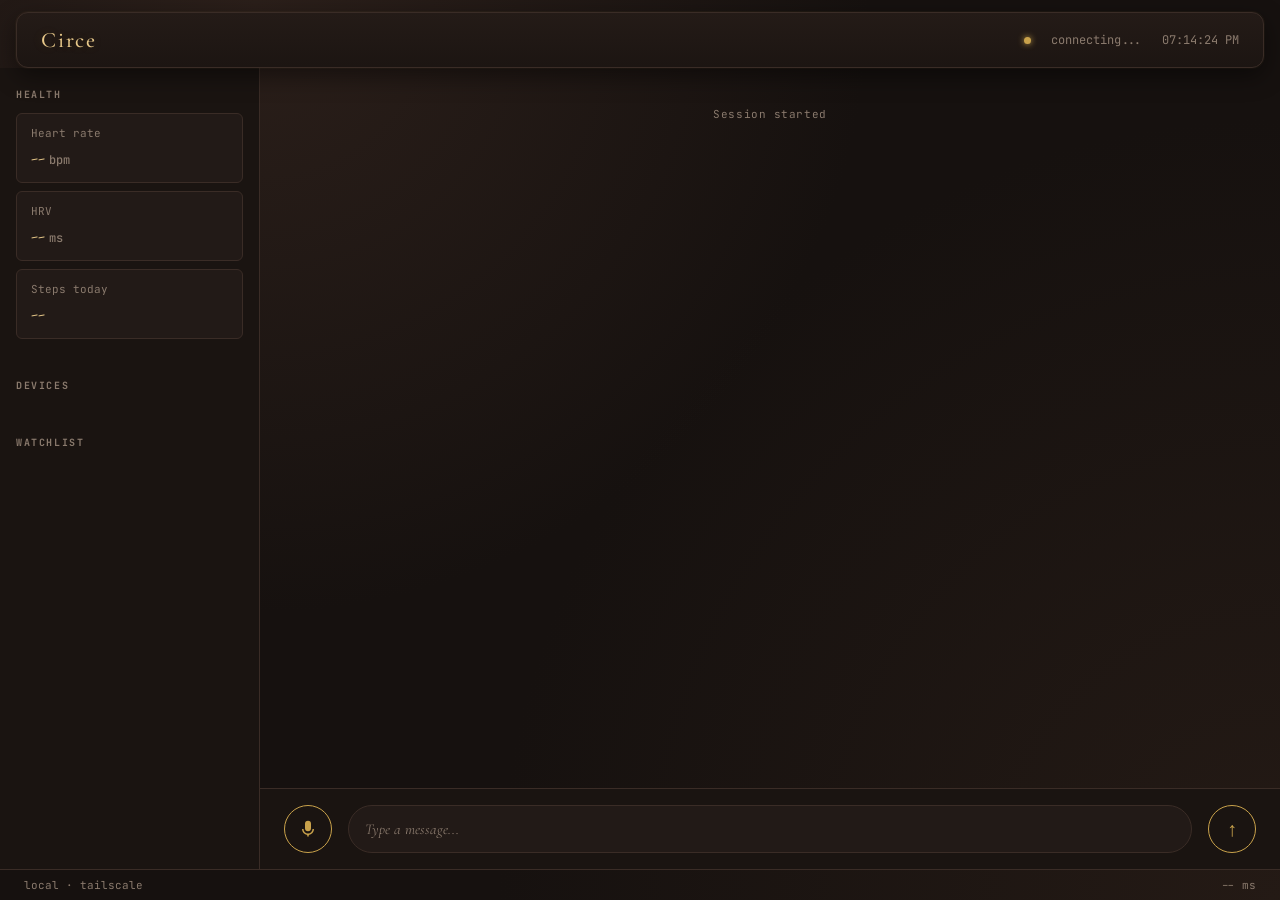
<file: dashboard/index.html>
<!doctype html>
<html lang="en">
<head>
<meta charset="UTF-8" />
<meta name="viewport" content="width=device-width, initial-scale=1.0" />
<title>Circe</title>
<link rel="preconnect" href="https://fonts.googleapis.com" />
<link
  href="https://fonts.googleapis.com/css2?family=Cormorant+Garamond:wght@500;600&family=DM+Sans:wght@400;500&family=JetBrains+Mono:wght@400;500&display=swap"
  rel="stylesheet"
/>
<link rel="stylesheet" href="/dashboard/styles.css" />
<script src="/dashboard/marked.min.js"></script>
</head>
<body>
<div id="sidebar-overlay" class="sidebar-overlay"></div>

<!-- ── Header ── -->
<header>
<button id="menu-btn" class="menu-btn" aria-label="Menu">☰</button>
<span class="logo">Circe</span>
<div class="status-bar">
<div class="status-dot" id="server-status-dot"></div>
<span id="server-status-label">connecting...</span>
<span id="current-time"></span>
</div>
</header>

<!-- ── Sidebar ── -->
<aside>
<div class="sidebar-section">
<h3>Health</h3>
<div class="metric-card">
<div class="metric-label">Heart rate</div>
<div class="metric-value" id="metric-hr">
            --<span class="metric-unit">bpm</span>
</div>
</div>
<div class="metric-card">
<div class="metric-label">HRV</div>
<div class="metric-value" id="metric-hrv">
            --<span class="metric-unit">ms</span>
</div>
</div>
<div class="metric-card">
<div class="metric-label">Steps today</div>
<div class="metric-value" id="metric-steps">--</div>
</div>
</div>

<div class="sidebar-section">
<h3>Devices</h3>
<div class="device-list" id="device-list"></div>
</div>

<div class="sidebar-section">
<h3>Watchlist</h3>
<div id="stock-list"></div>
</div>
</aside>

<!-- ── Main ── -->
<main>
<div id="transcript-feed">
<div class="message system">Session started</div>
</div>

<div class="voice-bar">
<button id="record-btn" aria-label="Record">
<svg viewBox="0 0 24 24" xmlns="http://www.w3.org/2000/svg">
<path
d="M12 1a4 4 0 0 1 4 4v6a4 4 0 0 1-8 0V5a4 4 0 0 1 4-4zm-1 
                 18.94V22h2v-2.06A8 8 0 0 0 20 12h-2a6 6 0 0 1-12 0H4a8 
                 8 0 0 0 7 7.94z"
/>
</svg>
</button>
<input
type="text"
id="text-input"
class="text-input"
placeholder="Type a message..."
/>
<button id="send-btn" class="send-btn">↑</button>
</div>
</main>

<!-- ── Footer ── -->
<footer>
<span>local · tailscale</span>
<span id="latency-display">-- ms</span>
</footer>

<script src="/dashboard/main.js"></script>
</body>
</html>
</file>
<file: dashboard/styles.css>
:root {
  --bg: #16110f;
  --surface: #221a17;
  --border: #3a2c26;
  --accent: #c9a24b;
  --accent-dim: #c9a24b2b;
  --accent-soft: #e8c98a;
  --text: #ede6de;
  --text-muted: #8a7a6d;
  --font-mono: "JetBrains Mono", "Fira Code", monospace;
  --font-serif: "Cormorant Garamond", "Georgia", serif;
  --font-sans: "DM Sans", system-ui, sans-serif;
}

* {
  box-sizing: border-box;
  margin: 0;
  padding: 0;
}

html, body {
  height: 100%;
  overflow: hidden;
}

body {
  background: var(--bg);
  background-image: radial-gradient(circle at 20% 0%, #2b1f1a 0%, transparent 45%),
    radial-gradient(circle at 100% 100%, #241a15 0%, transparent 50%);
  color: var(--text);
  font-family: var(--font-sans);
  height: 100vh;
  display: grid;
  grid-template-rows: auto 1fr auto;
  grid-template-columns: 260px 1fr;
  grid-template-areas:
    "header header"
    "sidebar main"
    "footer footer";
}

/* ── Header ── */
header {
  grid-area: header;
  padding: 0 24px;
  height: 56px;
  margin: 12px 16px 0;
  display: flex;
  align-items: center;
  justify-content: space-between;
  background: linear-gradient(180deg, #241b17, #1c1512);
  border: 1px solid var(--border);
  border-radius: 12px;
  box-shadow: 0 8px 24px rgba(0, 0, 0, 0.45), 0 0 0 1px rgba(201, 162, 75, 0.05);
  animation: header-drop 0.6s cubic-bezier(0.22, 1, 0.36, 1) both;
}

@keyframes header-drop {
  from {
    transform: translateY(-28px);
    opacity: 0;
  }
  to {
    transform: translateY(0);
    opacity: 1;
  }
}

.logo {
  font-family: var(--font-serif);
  font-weight: 500;
  font-size: 22px;
  letter-spacing: 0.08em;
  color: var(--accent-soft);
  text-shadow: 0 0 12px var(--accent-dim);
}

.status-bar {
  display: flex;
  align-items: center;
  gap: 20px;
  font-size: 12px;
  font-family: var(--font-mono);
  color: var(--text-muted);
}

.status-dot {
  width: 7px;
  height: 7px;
  border-radius: 50%;
  background: var(--accent);
  box-shadow: 0 0 6px var(--accent);
}

.status-dot.offline {
  background: #b5493f;
  box-shadow: 0 0 6px #b5493f;
}

/* ── Sidebar ── */
aside {
  grid-area: sidebar;
  border-right: 1px solid var(--border);
  padding: 20px 16px;
  display: flex;
  flex-direction: column;
  gap: 32px;
  overflow-y: auto;
  background: #1a1411;
}

.sidebar-section h3 {
  font-size: 10px;
  letter-spacing: 0.16em;
  text-transform: uppercase;
  color: var(--text-muted);
  font-family: var(--font-mono);
  margin-bottom: 12px;
}

.metric-card {
  background: var(--surface);
  border: 1px solid var(--border);
  border-radius: 6px;
  padding: 12px 14px;
  margin-bottom: 8px;
}

.metric-label {
  font-size: 11px;
  color: var(--text-muted);
  font-family: var(--font-mono);
  margin-bottom: 4px;
}

.metric-value {
  font-size: 22px;
  font-family: var(--font-serif);
  font-weight: 500;
  color: var(--accent-soft);
}

.metric-unit {
  font-size: 12px;
  color: var(--text-muted);
  margin-left: 4px;
  font-family: var(--font-mono);
}

.device-list {
  display: flex;
  flex-direction: column;
  gap: 8px;
}

.device-pill {
  display: flex;
  align-items: center;
  justify-content: space-between;
  padding: 8px 12px;
  background: var(--surface);
  border: 1px solid var(--border);
  border-radius: 6px;
  font-size: 12px;
  font-family: var(--font-mono);
}

.device-pill .dot {
  width: 6px;
  height: 6px;
  border-radius: 50%;
  background: var(--text-muted);
}

.device-pill .dot.online {
  background: var(--accent);
  box-shadow: 0 0 5px var(--accent);
}

/* ── Main ── */
main {
  grid-area: main;
  display: flex;
  flex-direction: column;
  overflow: hidden;
}

#transcript-feed {
  flex: 1;
  overflow-y: auto;
  padding: 24px;
  display: flex;
  flex-direction: column;
  gap: 16px;
}

.message {
  max-width: 680px;
  padding: 14px 18px;
  border-radius: 8px;
  font-size: 14px;
  line-height: 1.6;
}

.message.user {
  background: var(--accent-dim);
  border: 1px solid var(--accent);
  align-self: flex-end;
  font-family: var(--font-mono);
  font-size: 13px;
  color: var(--accent-soft);
}

.message.circe {
  background: var(--surface);
  border: 1px solid var(--border);
  align-self: flex-start;
  font-family: var(--font-serif);
  font-size: 16px;
}

.message.circe p {
  margin-bottom: 10px;
}

.message.circe p:last-child {
  margin-bottom: 0;
}

.message.circe strong {
  color: var(--accent-soft);
  font-weight: 600;
}

.message.circe ul,
.message.circe ol {
  padding-left: 22px;
  margin-bottom: 10px;
}

.message.circe li {
  margin-bottom: 4px;
}

.message.circe code {
  font-family: var(--font-mono);
  font-size: 0.85em;
  background: var(--accent-dim);
  padding: 2px 5px;
  border-radius: 4px;
  color: var(--accent-soft);
}

.message.circe pre {
  background: #16110f;
  border: 1px solid var(--border);
  border-radius: 6px;
  padding: 10px 12px;
  overflow-x: auto;
  margin-bottom: 10px;
}

.message.circe pre code {
  background: none;
  padding: 0;
}

.message.system {
  background: transparent;
  border: none;
  color: var(--text-muted);
  font-family: var(--font-mono);
  font-size: 11px;
  align-self: center;
  letter-spacing: 0.05em;
}

/* ── Voice bar ── */
.voice-bar {
  border-top: 1px solid var(--border);
  padding: 16px 24px;
  display: flex;
  align-items: center;
  gap: 16px;
  background: #1a1411;
}

#record-btn {
  width: 48px;
  height: 48px;
  border-radius: 50%;
  border: 1px solid var(--accent);
  background: transparent;
  cursor: pointer;
  display: flex;
  align-items: center;
  justify-content: center;
  transition: background 0.15s, box-shadow 0.15s;
  flex-shrink: 0;
}

#record-btn.recording {
  background: var(--accent);
  box-shadow: 0 0 16px var(--accent-dim);
}

#record-btn svg {
  width: 18px;
  height: 18px;
  fill: var(--accent);
}

#record-btn.recording svg {
  fill: #16110f;
}

.text-input {
  flex: 1;
  height: 48px;
  border-radius: 24px;
  padding: 0 16px;
  font-family: var(--font-serif);
  font-size: 15px;
  background: var(--surface);
  border: 1px solid var(--border);
  color: var(--text);
}

.text-input::placeholder {
  color: var(--text-muted);
  font-style: italic;
}

.send-btn {
  width: 48px;
  height: 48px;
  border-radius: 50%;
  border: 1px solid var(--accent);
  background: transparent;
  cursor: pointer;
  color: var(--accent);
  font-size: 20px;
}

/* ── Footer ── */
footer {
  grid-area: footer;
  border-top: 1px solid var(--border);
  padding: 8px 24px;
  display: flex;
  align-items: center;
  justify-content: space-between;
  font-size: 11px;
  font-family: var(--font-mono);
  color: var(--text-muted);
}
.menu-btn {
  display: none;
  background: transparent;
  border: none;
  color: var(--accent);
  font-size: 20px;
  cursor: pointer;
  padding: 8px;
}

.sidebar-overlay {
  display: none;
  position: fixed;
  inset: 0;
  background: rgba(0, 0, 0, 0.6);
  z-index: 10;
}

@media (prefers-reduced-motion: reduce) {
  header {
    animation: none;
  }
}

@media (max-width: 768px) {
  main {
    height: 100%;
    min-height: 0;
  }
  .menu-btn {
    display: block;
  }

  body {
    grid-template-columns: 1fr;
    grid-template-rows: auto 1fr auto;
    grid-template-areas:
      "header"
      "main"
      "footer";
    height: 100vh;
    min-height: unset;
  }

  aside {
    position: fixed;
    top: 0;
    left: -280px;
    width: 260px;
    height: 100vh;
    z-index: 20;
    background: var(--bg);
    border-right: 1px solid var(--border);
    transition: left 0.25s ease;
    flex-direction: column;
    overflow-y: auto;
    padding: 20px 16px;
  }

  aside.open {
    left: 0;
  }

  .sidebar-overlay.open {
    display: block;
  }

  .message {
    max-width: 100%;
  }

  .voice-bar {
    padding: 12px 16px;
  }
  #transcript-feed {
    min-height: 0;
    overflow-y: auto;
  }
}

/* ── Thinking indicator ── */
.thinking-message {
  display: flex;
  align-items: center;
  gap: 4px;
  min-height: 1.2em;
}

.thinking-message .dot {
  width: 6px;
  height: 6px;
  border-radius: 50%;
  background: var(--accent);
  animation: dot-bounce 1.1s ease-in-out infinite;
}

.thinking-message .dot:nth-child(2) { animation-delay: 0.15s; }
.thinking-message .dot:nth-child(3) { animation-delay: 0.3s; }

@keyframes dot-bounce {
  0%, 60%, 100% {
    transform: translateY(0);
    opacity: 0.4;
  }
  30% {
    transform: translateY(-5px);
    opacity: 1;
  }
}

/* ── Streamed token fade-in ── */
.message.circe .token-span {
  display: inline-block;
  opacity: 0;
  transform: translateY(4px);
  animation: token-in 0.25s ease forwards;
}

@keyframes token-in {
  to {
    opacity: 1;
    transform: translateY(0);
  }
}
</file>
